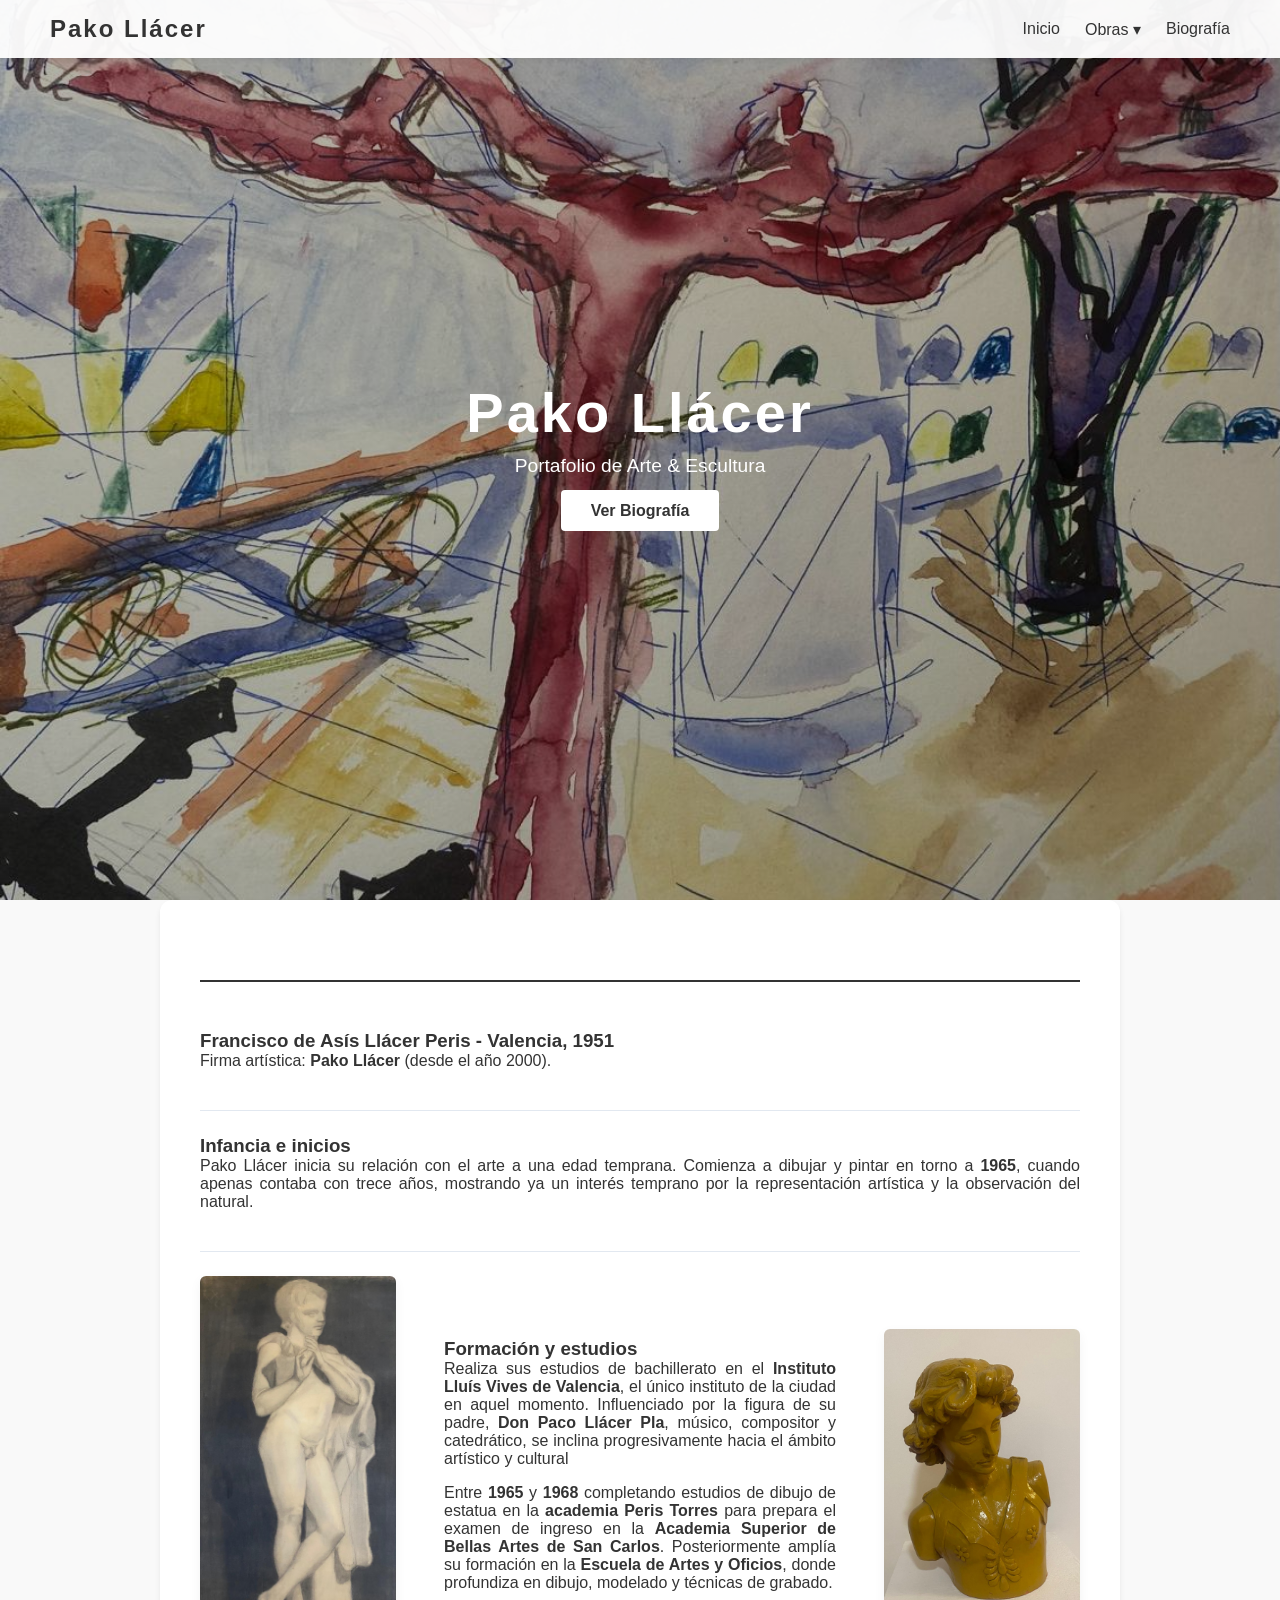
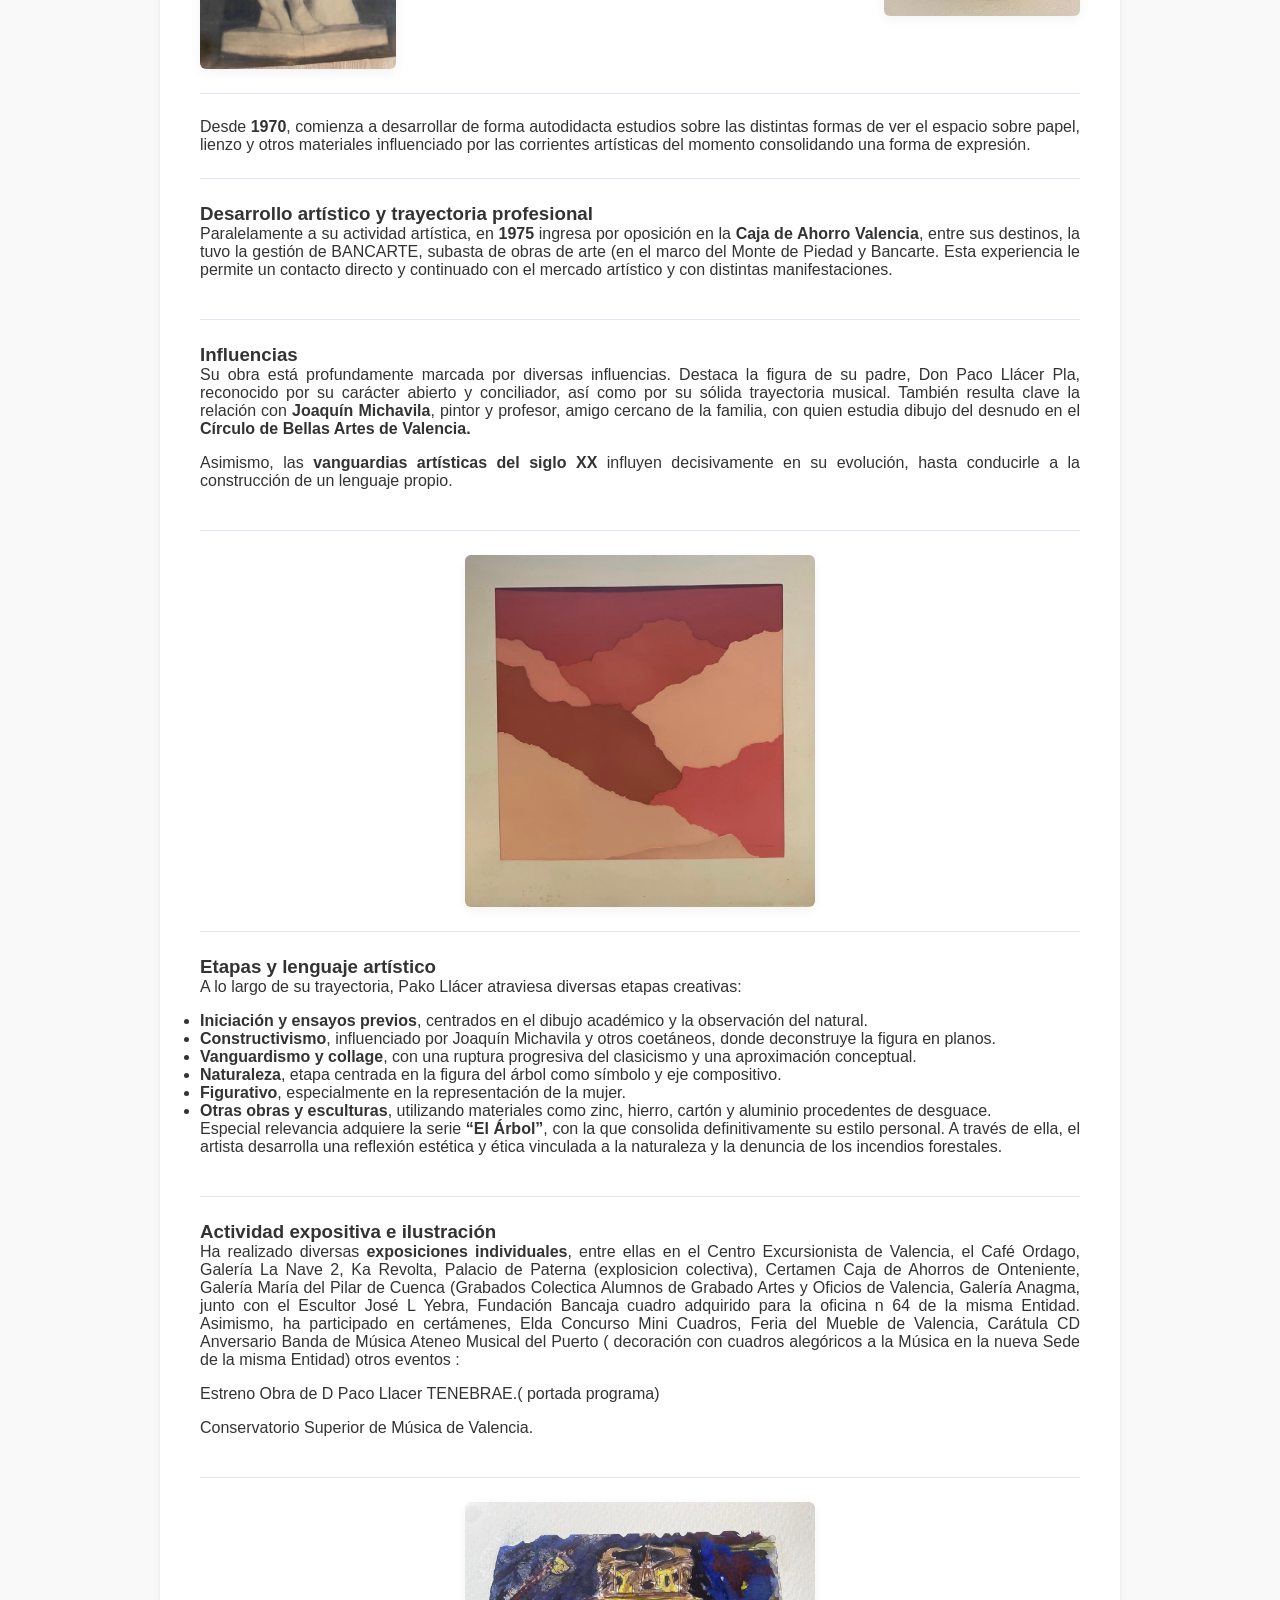
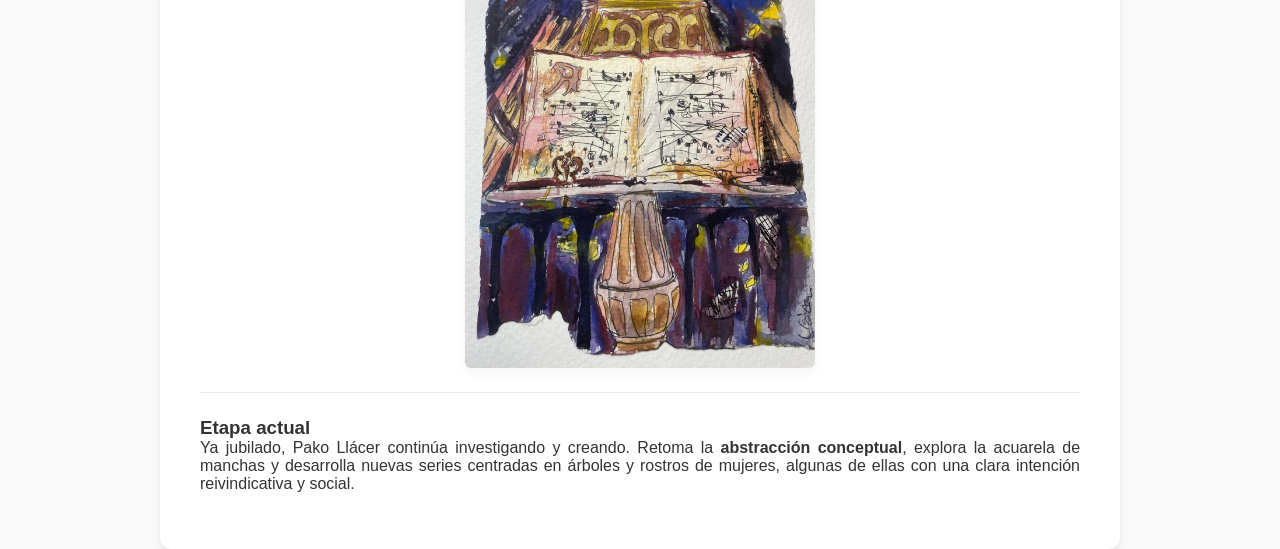
<file: index.html>
<!DOCTYPE html>
<html lang="es">
<head>
    <meta charset="UTF-8">
    <meta name="viewport" content="width=device-width, initial-scale=1.0">
    <title>Página Web de Pako Llácer - Inicio</title>
    <link rel="stylesheet" href="styles.css">
</head>
<body>

    <!-- Menú de Navegación Fijo -->
    <nav class="navbar">
        <div class="nav-logo"><a href="index.html">Pako Llácer</a></div>
        <ul class="nav-links">
            <li><a href="index.html#bio-container">Inicio</a></li>
            <li class="dropdown">
                <a href="#" class="dropbtn">Obras ▾</a>
                <ul class="dropdown-content">
                    <li><a href="inicios.html">Los inicios</a></li>
                    <li><a href="constructivismo.html">Constructivismo</a></li>
                    <li><a href="mujeres.html">Mujeres</a></li>
                    <li><a href="arbol.html">Árbol</a></li>
                    <li><a href="grabados.html">Grabados</a></li>
                    <li><a href="piezas-de-metal.html">Piezas de metal</a></li>
                    <li><a href="otras-obras.html">Otras obras</a></li>
                </ul>
            </li>
            <li><a href="index.html#bio-container">Biografía</a></li>
        </ul>
    </nav>

    <!-- Cabecera de Pantalla Completa -->
    <header id="inicio" class="hero">
        <div class="hero-content">
            <h1>Pako Llácer</h1>
            <p>Portafolio de Arte & Escultura</p>
            <a href="#bio-container" class="btn">Ver Biografía</a>
        </div>
    </header>

    <div id="bio-container" class="bio-container">
        <h1 style="border-bottom: 2px solid #333;">Sobre el autor</h1>

        <!-- Bloque 1: Imagen a la derecha (Tamaño discreto) -->
        <section class="bio-block">
            <div class="bio-text">
                <h3>Francisco de Asís Llácer Peris - Valencia, 1951</h3>
                <p>Firma artística: <b>Pako Llácer</b> (desde el año 2000).</p>
            </div>

        </section>

        <!-- Bloque 2: Imagen a la izquierda (Tamaño discreto) -->
        <section class="bio-block">
            <div class="bio-text">
                <h3>Infancia e inicios</h3>
                <p style="text-align: justify;">Pako Llácer inicia su relación con el arte a una edad temprana. Comienza
                    a dibujar y pintar en
                    torno a <b>1965</b>, cuando apenas contaba con trece años, mostrando ya un interés temprano por
                    la representación artística y la observación del natural.</p>
            </div>
        </section>

        <!-- Bloque 3: Imagen a la izquierda (Tamaño discreto) -->
        <section class="bio-block">
            <div class="bio-image-wrapper">
                <img src="media/Index/3.jpg" alt="Imagen lateral pequeña 2" class="bio-image">
            </div>
            <div class="bio-text">
                <h3>Formación y estudios</h3>
                <p>Realiza sus estudios de bachillerato en el <b>Instituto Lluís Vives de Valencia</b>, el único
                    instituto
                    de la ciudad en aquel momento. Influenciado por la figura de su padre, <b>Don Paco Llácer Pla</b>,
                    músico, compositor y catedrático, se inclina progresivamente hacia el ámbito artístico y
                    cultural</p>
                <p>Entre <b>1965</b> y <b>1968</b> completando estudios de dibujo de estatua en la <b>academia Peris
                        Torres</b> para
                    prepara el examen de ingreso en la <b>Academia Superior de Bellas Artes de San Carlos</b>.
                    Posteriormente amplía su formación en la <b>Escuela de Artes y Oficios</b>, donde profundiza en
                    dibujo,
                    modelado y técnicas de grabado.</p>
            </div>
            <div class="bio-image-wrapper">
                <img src="media/Index/4.jpg" alt="Imagen lateral pequeña 2" class="bio-image">
            </div>
        </section>

        <!-- Espacio intermedio con Imagen Centrada Compacta -->
        <div class="bio-block-center">
            <p style="text-align: justify;">Desde <b>1970</b>, comienza a desarrollar de forma autodidacta estudios
                sobre las distintas formas de
                ver el espacio sobre papel, lienzo y otros materiales influenciado por las corrientes artísticas
                del momento consolidando una forma de expresión.</p>
        </div>
        <!-- Espacio intermedio con Imagen Centrada Compacta -->
        <div class="bio-block-center">
            <div class="bio-text">
                <h3>Desarrollo artístico y trayectoria profesional</h3>
                <p>Paralelamente a su actividad artística, en <b>1975</b> ingresa por oposición en la <b>Caja de Ahorro
                        Valencia</b>, entre sus destinos, la tuvo la gestión de BANCARTE, subasta de obras de arte (en
                    el
                    marco del Monte de Piedad y Bancarte. Esta experiencia le permite un contacto directo y
                    continuado con el mercado artístico y con distintas manifestaciones.</p>
            </div>
        </div>

        <!-- Espacio intermedio con Imagen Centrada Compacta -->
        <div class="bio-block-center">
            <div class="bio-text">
                <h3>Influencias</h3>
                <p>Su obra está profundamente marcada por diversas influencias. Destaca la figura de su padre, Don
                    Paco Llácer Pla, reconocido por su carácter abierto y conciliador, así como por su sólida
                    trayectoria musical. También resulta clave la relación con <b>Joaquín Michavila</b>, pintor y
                    profesor,
                    amigo cercano de la familia, con quien estudia dibujo del desnudo en el <b>Círculo de Bellas Artes
                        de Valencia.</b></p>
                <p>Asimismo, las <b>vanguardias artísticas del siglo XX</b> influyen decisivamente en su evolución,
                    hasta
                    conducirle a la construcción de un lenguaje propio.</p>
            </div>
        </div>

        <!-- Espacio intermedio con Imagen Centrada Compacta -->
        <div class="bio-block-center">
            <img src="media/Index/1.jpg" alt="Imagen Centrada Pequeña" class="bio-image-center">
        </div>

        <div class="bio-block-center">
            <div class="bio-text">
                <h3>Etapas y lenguaje artístico</h3>
                <p>A lo largo de su trayectoria, Pako Llácer atraviesa diversas etapas creativas:</p>
                <ul>
                    <li><b>Iniciación y ensayos previos</b>, centrados en el dibujo académico y la observación del
                        natural.</li>
                    <li><b>Constructivismo</b>, influenciado por Joaquín Michavila y otros coetáneos, donde deconstruye
                        la
                        figura en planos.</li>
                    <li><b>Vanguardismo y collage</b>, con una ruptura progresiva del clasicismo y una aproximación
                        conceptual.
                    </li>
                    <li><b>Naturaleza</b>, etapa centrada en la figura del árbol como símbolo y eje compositivo.</li>
                    <li><b>Figurativo</b>, especialmente en la representación de la mujer.</li>
                    <li><b>Otras obras y esculturas</b>, utilizando materiales como zinc, hierro, cartón y aluminio
                        procedentes
                        de desguace.</li>
                </ul>
                <p>Especial relevancia adquiere la serie <b>“El Árbol”</b>, con la que consolida definitivamente su
                    estilo
                    personal. A través de ella, el artista desarrolla una reflexión estética y ética vinculada a la
                    naturaleza y
                    la denuncia de los incendios forestales.</p>
            </div>
        </div>

        <div class="bio-block-center">
            <div class="bio-text">
                <h3>Actividad expositiva e ilustración</h3>
                <p>Ha realizado diversas <b>exposiciones individuales</b>, entre ellas en el Centro Excursionista de
                    Valencia,
                    el Café Ordago, Galería La Nave 2, Ka Revolta, Palacio de Paterna (explosicion colectiva), Certamen
                    Caja de
                    Ahorros de Onteniente, Galería María del Pilar de Cuenca (Grabados Colectica Alumnos de Grabado
                    Artes y
                    Oficios de Valencia, Galería Anagma, junto con el Escultor José L Yebra, Fundación Bancaja cuadro
                    adquirido
                    para la oficina n 64 de la misma Entidad. Asimismo, ha participado en certámenes, Elda Concurso Mini
                    Cuadros, Feria del Mueble de Valencia, Carátula CD Anversario Banda de Música Ateneo Musical del
                    Puerto (
                    decoración con cuadros alegóricos a la Música en la nueva Sede de la misma Entidad) otros eventos :
                </p>
                <p>Estreno Obra de D Paco Llacer TENEBRAE.( portada programa)</p>
                <p>Conservatorio Superior de Música de Valencia.</p>
            </div>
        </div>

        <!-- Espacio intermedio con Imagen Centrada Compacta -->
        <div class="bio-block-center">
            <img src="media/Index/10.jpg" alt="Imagen Centrada Pequeña" class="bio-image-center">
        </div>

        <div class="bio-block-center">
            <div class="bio-text">
                <h3>Etapa actual</h3>
                <p>Ya jubilado, Pako Llácer continúa investigando y creando. Retoma la <b>abstracción conceptual</b>,
                    explora
                    la acuarela de manchas y desarrolla nuevas series centradas en árboles y rostros de mujeres, algunas
                    de
                    ellas con una clara intención reivindicativa y social.</p>
            </div>
        </div>



    </div>


</body>
</html>
</file>
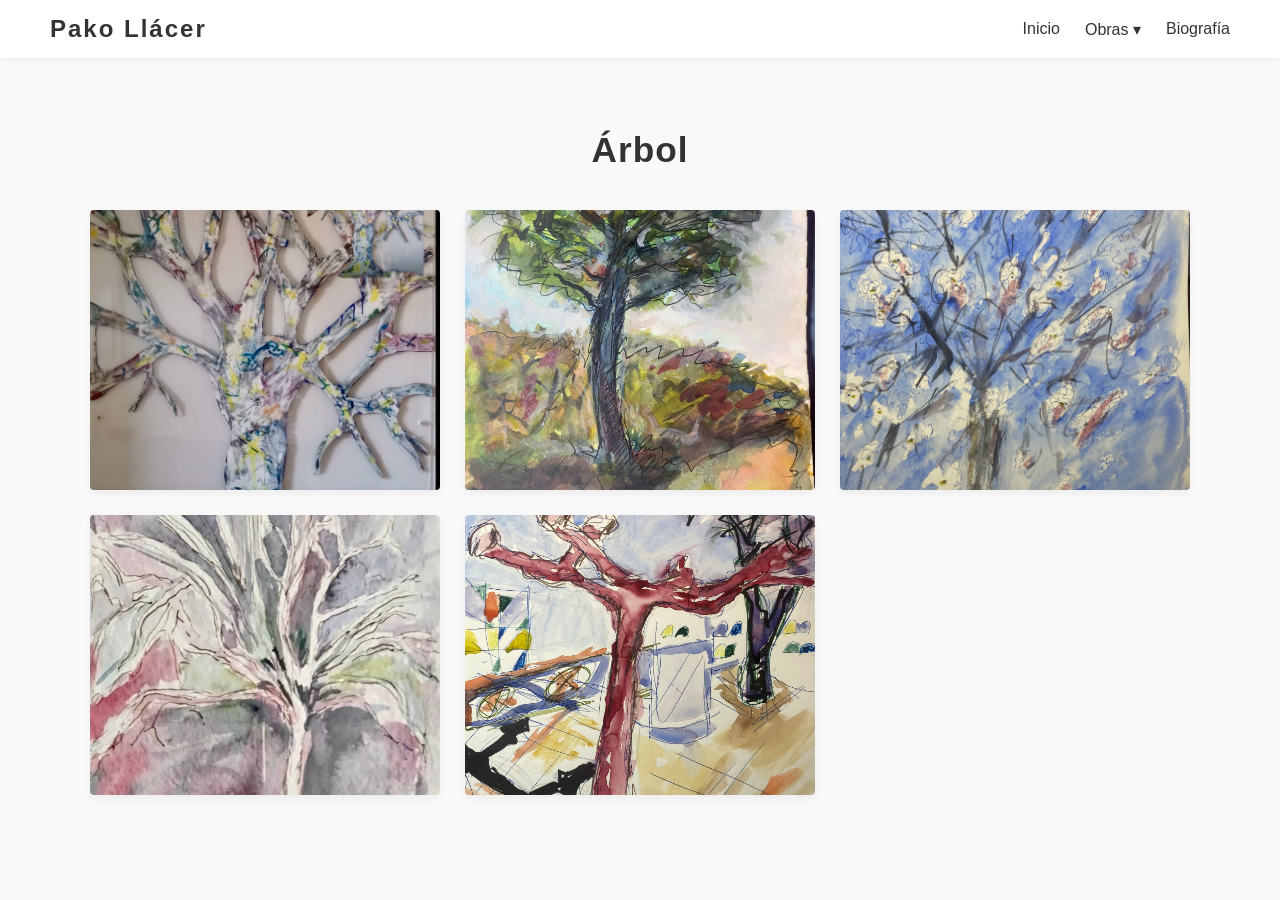
<file: arbol.html>
<!DOCTYPE html>
<html lang="es">
<head>
    <meta charset="UTF-8">
    <meta name="viewport" content="width=device-width, initial-scale=1.0">
    <title>Obras - Árbol</title>
    <link rel="stylesheet" href="styles.css">
</head>
<body>

    <!-- Menú de Navegación Fijo (Se mantiene idéntico en todas las páginas) -->
    <nav class="navbar">
        <div class="nav-logo"><a href="index.html">Pako Llácer</a></div>
        <ul class="nav-links">
            <li><a href="index.html#inicio">Inicio</a></li>
            <li class="dropdown">
                <a href="#" class="dropbtn">Obras ▾</a>
                <ul class="dropdown-content">
                    <li><a href="inicios.html">Los inicios</a></li>
                    <li><a href="constructivismo.html">Constructivismo</a></li>
                    <li><a href="mujeres.html">Mujeres</a></li>
                    <li><a href="arbol.html">Árbol</a></li>
                    <li><a href="grabados.html">Grabados</a></li>
                    <li><a href="piezas-de-metal.html">Piezas de metal</a></li>
                    <li><a href="otras-obras.html">Otras obras</a></li>
                </ul>
            </li>
            <li><a href="index.html#bio-container">Biografía</a></li>
        </ul>
    </nav>

    <!-- Sección de Galería de Fotos -->
    <section class="galeria-container">
        <!-- Modifica este título en cada archivo correspondiente -->
        <h2>Árbol</h2> 
        
        <div class="grid-galeria">
            <!-- Reemplaza el 'src' por tus fotos locales cuando las tengas -->
            <img src="media/3. Árbol/1.jpg" alt="Obra 1" onclick="abrirModal(this.src)">
            <img src="media/3. Árbol/2.jpg" alt="Obra 2" onclick="abrirModal(this.src)">
            <img src="media/3. Árbol/3.jpg" alt="Obra 3" onclick="abrirModal(this.src)">
            <img src="media/3. Árbol/4.jpg" alt="Obra 4" onclick="abrirModal(this.src)">
            <img src="media/3. Árbol/5.jpg" alt="Obra 5" onclick="abrirModal(this.src)">
        </div>
    </section>

    <!-- Ventana Modal para Agrandar Fotos con Flechas -->
    <div id="modal-visor" class="modal">
        <span class="cerrar" onclick="cerrarModal()">&times;</span>
        
        <!-- Flechas de navegación -->
        <span class="flecha izquierda" onclick="cambiarFoto(-1)">&#10094;</span>
        <span class="flecha derecha" onclick="cambiarFoto(1)">&#10095;</span>
        
        <!-- El contenedor cierra el modal si haces click fuera de la foto -->
        <div class="modal-bg" onclick="cerrarModal()"></div>
        <img class="modal-contenido" id="imagen-ampliada">
    </div>

    <script src="script.js"></script>
</body>
</html>
</file>
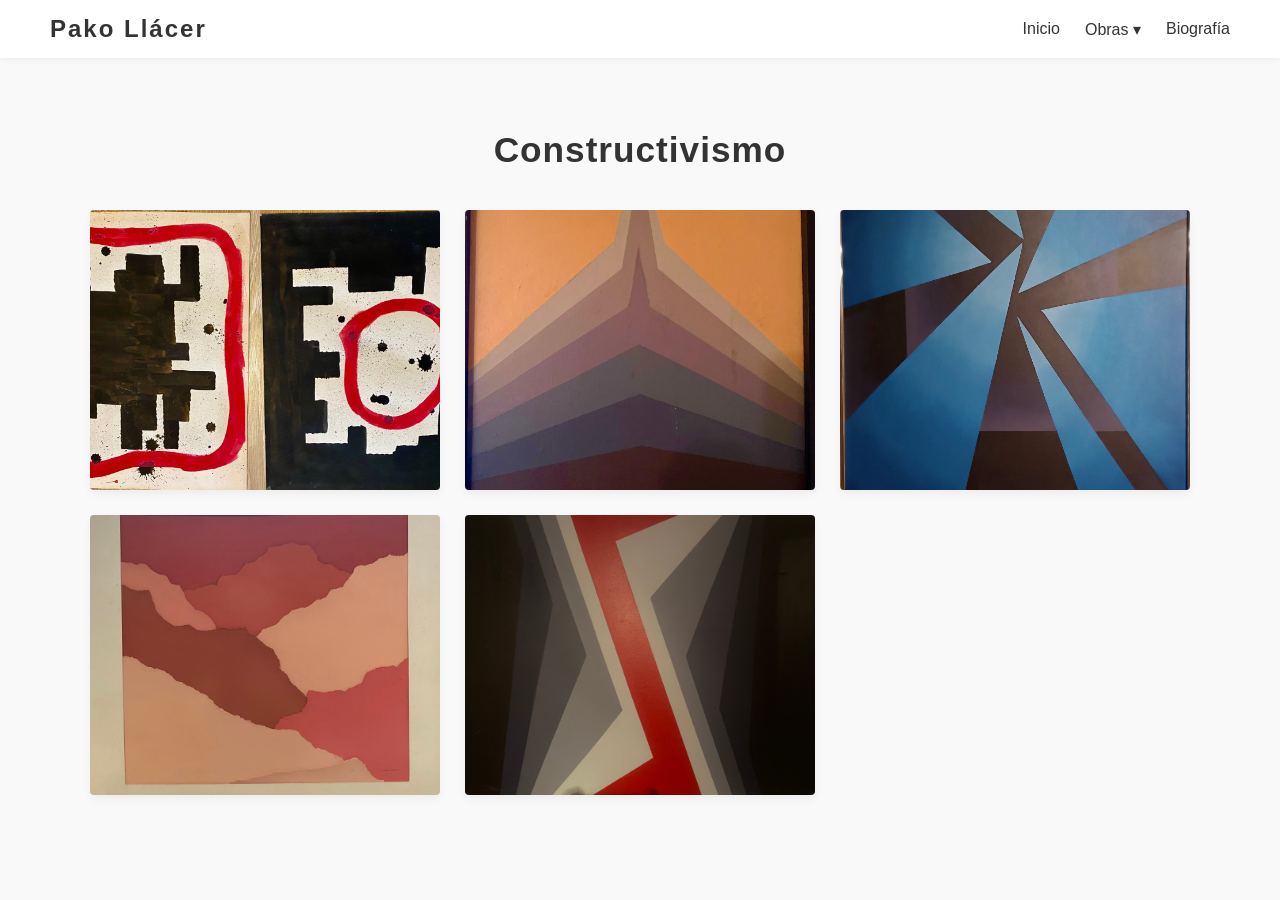
<file: constructivismo.html>
<!DOCTYPE html>
<html lang="es">
<head>
    <meta charset="UTF-8">
    <meta name="viewport" content="width=device-width, initial-scale=1.0">
    <title>Obras - Constructivismo</title>
    <link rel="stylesheet" href="styles.css">
</head>
<body>

    <!-- Menú de Navegación Fijo (Se mantiene idéntico en todas las páginas) -->
    <nav class="navbar">
        <div class="nav-logo"><a href="index.html">Pako Llácer</a></div>
        <ul class="nav-links">
            <li><a href="index.html#inicio">Inicio</a></li>
            <li class="dropdown">
                <a href="#" class="dropbtn">Obras ▾</a>
                <ul class="dropdown-content">
                    <li><a href="inicios.html">Los inicios</a></li>
                    <li><a href="constructivismo.html">Constructivismo</a></li>
                    <li><a href="mujeres.html">Mujeres</a></li>
                    <li><a href="arbol.html">Árbol</a></li>
                    <li><a href="grabados.html">Grabados</a></li>
                    <li><a href="piezas-de-metal.html">Piezas de metal</a></li>
                    <li><a href="otras-obras.html">Otras obras</a></li>
                </ul>
            </li>
            <li><a href="index.html#bio-container">Biografía</a></li>
        </ul>
    </nav>

    <!-- Sección de Galería de Fotos -->
    <section class="galeria-container">
        <!-- Modifica este título en cada archivo correspondiente -->
        <h2>Constructivismo</h2> 
        
        <div class="grid-galeria">
            <!-- Reemplaza el 'src' por tus fotos locales cuando las tengas -->
            <img src="media/1. Constructivismo/1.jpg" alt="Obra 1" onclick="abrirModal(this.src)">
            <img src="media/1. Constructivismo/2.jpg" alt="Obra 2" onclick="abrirModal(this.src)">
            <img src="media/1. Constructivismo/3.jpg" alt="Obra 3" onclick="abrirModal(this.src)">
            <img src="media/1. Constructivismo/4.jpg" alt="Obra 4" onclick="abrirModal(this.src)">
            <img src="media/1. Constructivismo/5.jpg" alt="Obra 5" onclick="abrirModal(this.src)">
        </div>
    </section>

    <!-- Ventana Modal para Agrandar Fotos con Flechas -->
    <div id="modal-visor" class="modal">
        <span class="cerrar" onclick="cerrarModal()">&times;</span>
        
        <!-- Flechas de navegación -->
        <span class="flecha izquierda" onclick="cambiarFoto(-1)">&#10094;</span>
        <span class="flecha derecha" onclick="cambiarFoto(1)">&#10095;</span>
        
        <!-- El contenedor cierra el modal si haces click fuera de la foto -->
        <div class="modal-bg" onclick="cerrarModal()"></div>
        <img class="modal-contenido" id="imagen-ampliada">
    </div>

    <script src="script.js"></script>
</body>
</html>
</file>
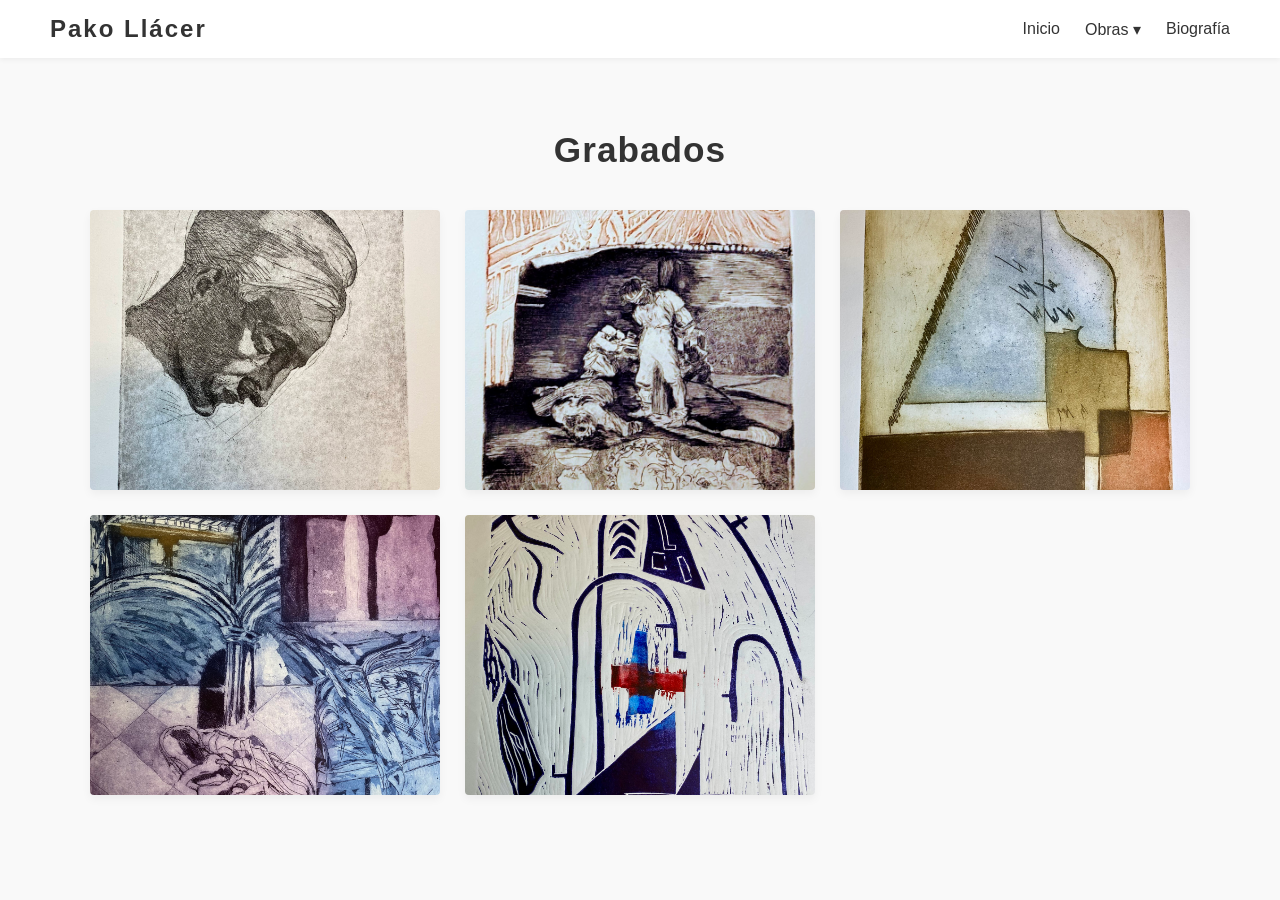
<file: grabados.html>
<!DOCTYPE html>
<html lang="es">
<head>
    <meta charset="UTF-8">
    <meta name="viewport" content="width=device-width, initial-scale=1.0">
    <title>Obras - Grabados</title>
    <link rel="stylesheet" href="styles.css">
</head>
<body>

    <!-- Menú de Navegación Fijo (Se mantiene idéntico en todas las páginas) -->
    <nav class="navbar">
        <div class="nav-logo"><a href="index.html">Pako Llácer</a></div>
        <ul class="nav-links">
            <li><a href="index.html#inicio">Inicio</a></li>
            <li class="dropdown">
                <a href="#" class="dropbtn">Obras ▾</a>
                <ul class="dropdown-content">
                    <li><a href="inicios.html">Los inicios</a></li>
                    <li><a href="constructivismo.html">Constructivismo</a></li>
                    <li><a href="mujeres.html">Mujeres</a></li>
                    <li><a href="arbol.html">Árbol</a></li>
                    <li><a href="grabados.html">Grabados</a></li>
                    <li><a href="piezas-de-metal.html">Piezas de metal</a></li>
                    <li><a href="otras-obras.html">Otras obras</a></li>
                </ul>
            </li>
            <li><a href="index.html#bio-container">Biografía</a></li>
        </ul>
    </nav>

    <!-- Sección de Galería de Fotos -->
    <section class="galeria-container">
        <!-- Modifica este título en cada archivo correspondiente -->
        <h2>Grabados</h2> 
        
        <div class="grid-galeria">
            <!-- Reemplaza el 'src' por tus fotos locales cuando las tengas -->
            <img src="media/4. Grabados/1.jpg" alt="Obra 1" onclick="abrirModal(this.src)">
            <img src="media/4. Grabados/2.JPG" alt="Obra 2" onclick="abrirModal(this.src)">
            <img src="media/4. Grabados/3.jpg" alt="Obra 3" onclick="abrirModal(this.src)">
            <img src="media/4. Grabados/4.jpg" alt="Obra 4" onclick="abrirModal(this.src)">
            <img src="media/4. Grabados/5.jpg" alt="Obra 5" onclick="abrirModal(this.src)">
        </div>
    </section>

    <!-- Ventana Modal para Agrandar Fotos con Flechas -->
    <div id="modal-visor" class="modal">
        <span class="cerrar" onclick="cerrarModal()">&times;</span>
        
        <!-- Flechas de navegación -->
        <span class="flecha izquierda" onclick="cambiarFoto(-1)">&#10094;</span>
        <span class="flecha derecha" onclick="cambiarFoto(1)">&#10095;</span>
        
        <!-- El contenedor cierra el modal si haces click fuera de la foto -->
        <div class="modal-bg" onclick="cerrarModal()"></div>
        <img class="modal-contenido" id="imagen-ampliada">
    </div>

    <script src="script.js"></script>
</body>
</html>
</file>
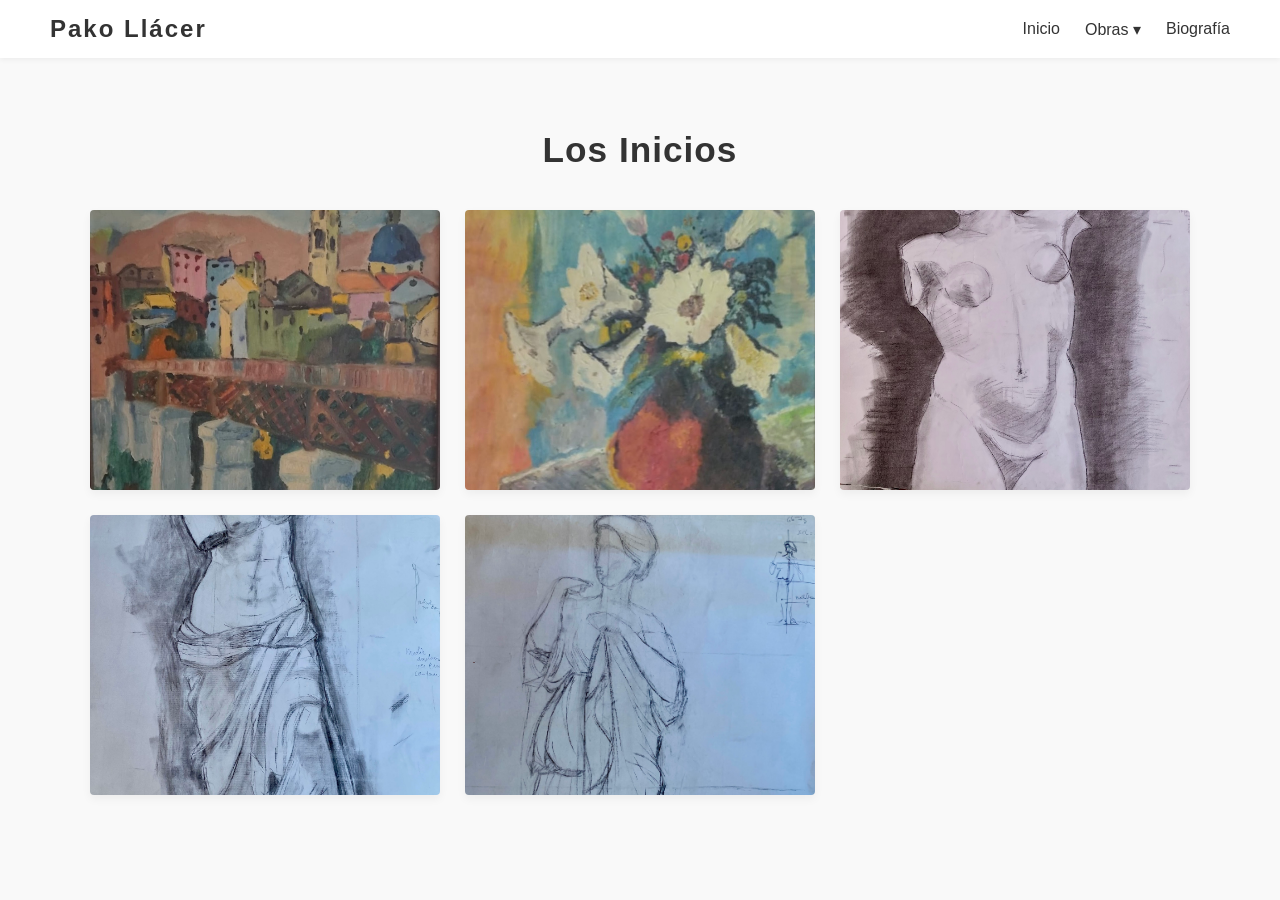
<file: inicios.html>
<!DOCTYPE html>
<html lang="es">
<head>
    <meta charset="UTF-8">
    <meta name="viewport" content="width=device-width, initial-scale=1.0">
    <title>Obras - Los Inicios</title>
    <link rel="stylesheet" href="styles.css">
</head>
<body>

    <!-- Menú de Navegación Fijo (Se mantiene idéntico en todas las páginas) -->
    <nav class="navbar">
        <div class="nav-logo"><a href="index.html">Pako Llácer</a></div>
        <ul class="nav-links">
            <li><a href="index.html#inicio">Inicio</a></li>
            <li class="dropdown">
                <a href="#" class="dropbtn">Obras ▾</a>
                <ul class="dropdown-content">
                    <li><a href="inicios.html">Los inicios</a></li>
                    <li><a href="constructivismo.html">Constructivismo</a></li>
                    <li><a href="mujeres.html">Mujeres</a></li>
                    <li><a href="arbol.html">Árbol</a></li>
                    <li><a href="grabados.html">Grabados</a></li>
                    <li><a href="piezas-de-metal.html">Piezas de metal</a></li>
                    <li><a href="otras-obras.html">Otras obras</a></li>
                </ul>
            </li>
            <li><a href="index.html#bio-container">Biografía</a></li>
        </ul>
    </nav>

    <!-- Sección de Galería de Fotos -->
    <section class="galeria-container">
        <!-- Modifica este título en cada archivo correspondiente -->
        <h2>Los Inicios</h2> 
        
        <div class="grid-galeria">
            <!-- Reemplaza el 'src' por tus fotos locales cuando las tengas -->
            <img src="media/0. Los inicios/1.jpg" alt="Obra 1" onclick="abrirModal(this.src)">
            <img src="media/0. Los inicios/2.jpg" alt="Obra 2" onclick="abrirModal(this.src)">
            <img src="media/0. Los inicios/3.jpg" alt="Obra 3" onclick="abrirModal(this.src)">
            <img src="media/0. Los inicios/4.jpg" alt="Obra 4" onclick="abrirModal(this.src)">
            <img src="media/0. Los inicios/5.jpg" alt="Obra 5" onclick="abrirModal(this.src)">
        </div>
    </section>

    <!-- Ventana Modal para Agrandar Fotos con Flechas -->
    <div id="modal-visor" class="modal">
        <span class="cerrar" onclick="cerrarModal()">&times;</span>
        
        <!-- Flechas de navegación -->
        <span class="flecha izquierda" onclick="cambiarFoto(-1)">&#10094;</span>
        <span class="flecha derecha" onclick="cambiarFoto(1)">&#10095;</span>
        
        <!-- El contenedor cierra el modal si haces click fuera de la foto -->
        <div class="modal-bg" onclick="cerrarModal()"></div>
        <img class="modal-contenido" id="imagen-ampliada">
    </div>

    <script src="script.js"></script>
</body>
</html>
</file>
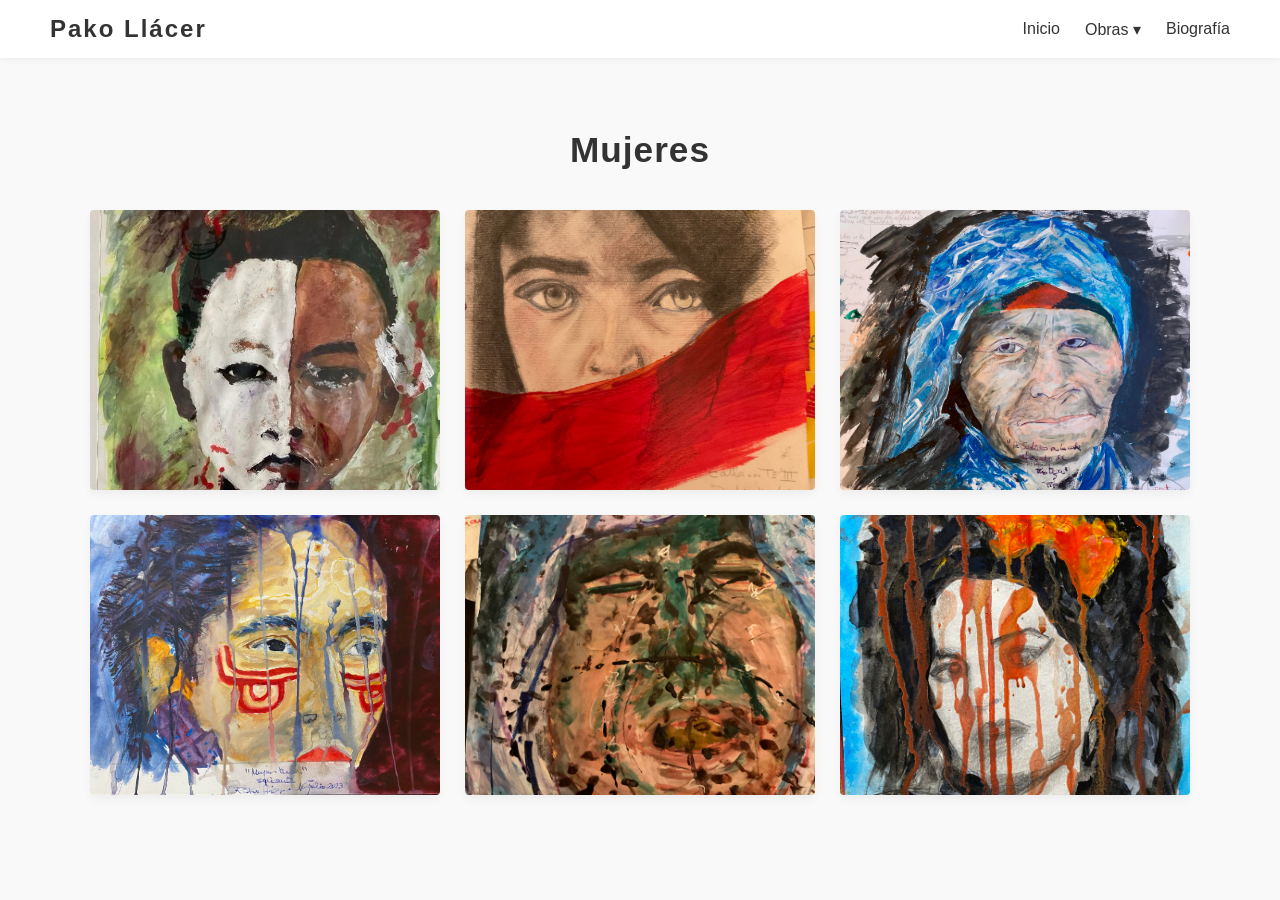
<file: mujeres.html>
<!DOCTYPE html>
<html lang="es">
<head>
    <meta charset="UTF-8">
    <meta name="viewport" content="width=device-width, initial-scale=1.0">
    <title>Obras - Mujeres</title>
    <link rel="stylesheet" href="styles.css">
</head>
<body>

    <!-- Menú de Navegación Fijo (Se mantiene idéntico en todas las páginas) -->
    <nav class="navbar">
        <div class="nav-logo"><a href="index.html">Pako Llácer</a></div>
        <ul class="nav-links">
            <li><a href="index.html#inicio">Inicio</a></li>
            <li class="dropdown">
                <a href="#" class="dropbtn">Obras ▾</a>
                <ul class="dropdown-content">
                    <li><a href="inicios.html">Los inicios</a></li>
                    <li><a href="constructivismo.html">Constructivismo</a></li>
                    <li><a href="mujeres.html">Mujeres</a></li>
                    <li><a href="arbol.html">Árbol</a></li>
                    <li><a href="grabados.html">Grabados</a></li>
                    <li><a href="piezas-de-metal.html">Piezas de metal</a></li>
                    <li><a href="otras-obras.html">Otras obras</a></li>
                </ul>
            </li>
            <li><a href="index.html#bio-container">Biografía</a></li>
        </ul>
    </nav>

    <!-- Sección de Galería de Fotos -->
    <section class="galeria-container">
        <!-- Modifica este título en cada archivo correspondiente -->
        <h2>Mujeres</h2> 
        
        <div class="grid-galeria">
            <!-- Reemplaza el 'src' por tus fotos locales cuando las tengas -->
            <img src="media/2. Mujeres/1.jpg" alt="Obra 1" onclick="abrirModal(this.src)">
            <img src="media/2. Mujeres/2.jpg" alt="Obra 2" onclick="abrirModal(this.src)">
            <img src="media/2. Mujeres/3.jpg" alt="Obra 3" onclick="abrirModal(this.src)">
            <img src="media/2. Mujeres/4.jpeg" alt="Obra 4" onclick="abrirModal(this.src)">
            <img src="media/2. Mujeres/5.jpg" alt="Obra 5" onclick="abrirModal(this.src)">
            <img src="media/2. Mujeres/6.jpg" alt="Obra 5" onclick="abrirModal(this.src)">
        </div>
    </section>

    <!-- Ventana Modal para Agrandar Fotos con Flechas -->
    <div id="modal-visor" class="modal">
        <span class="cerrar" onclick="cerrarModal()">&times;</span>
        
        <!-- Flechas de navegación -->
        <span class="flecha izquierda" onclick="cambiarFoto(-1)">&#10094;</span>
        <span class="flecha derecha" onclick="cambiarFoto(1)">&#10095;</span>
        
        <!-- El contenedor cierra el modal si haces click fuera de la foto -->
        <div class="modal-bg" onclick="cerrarModal()"></div>
        <img class="modal-contenido" id="imagen-ampliada">
    </div>

    <script src="script.js"></script>
</body>
</html>
</file>
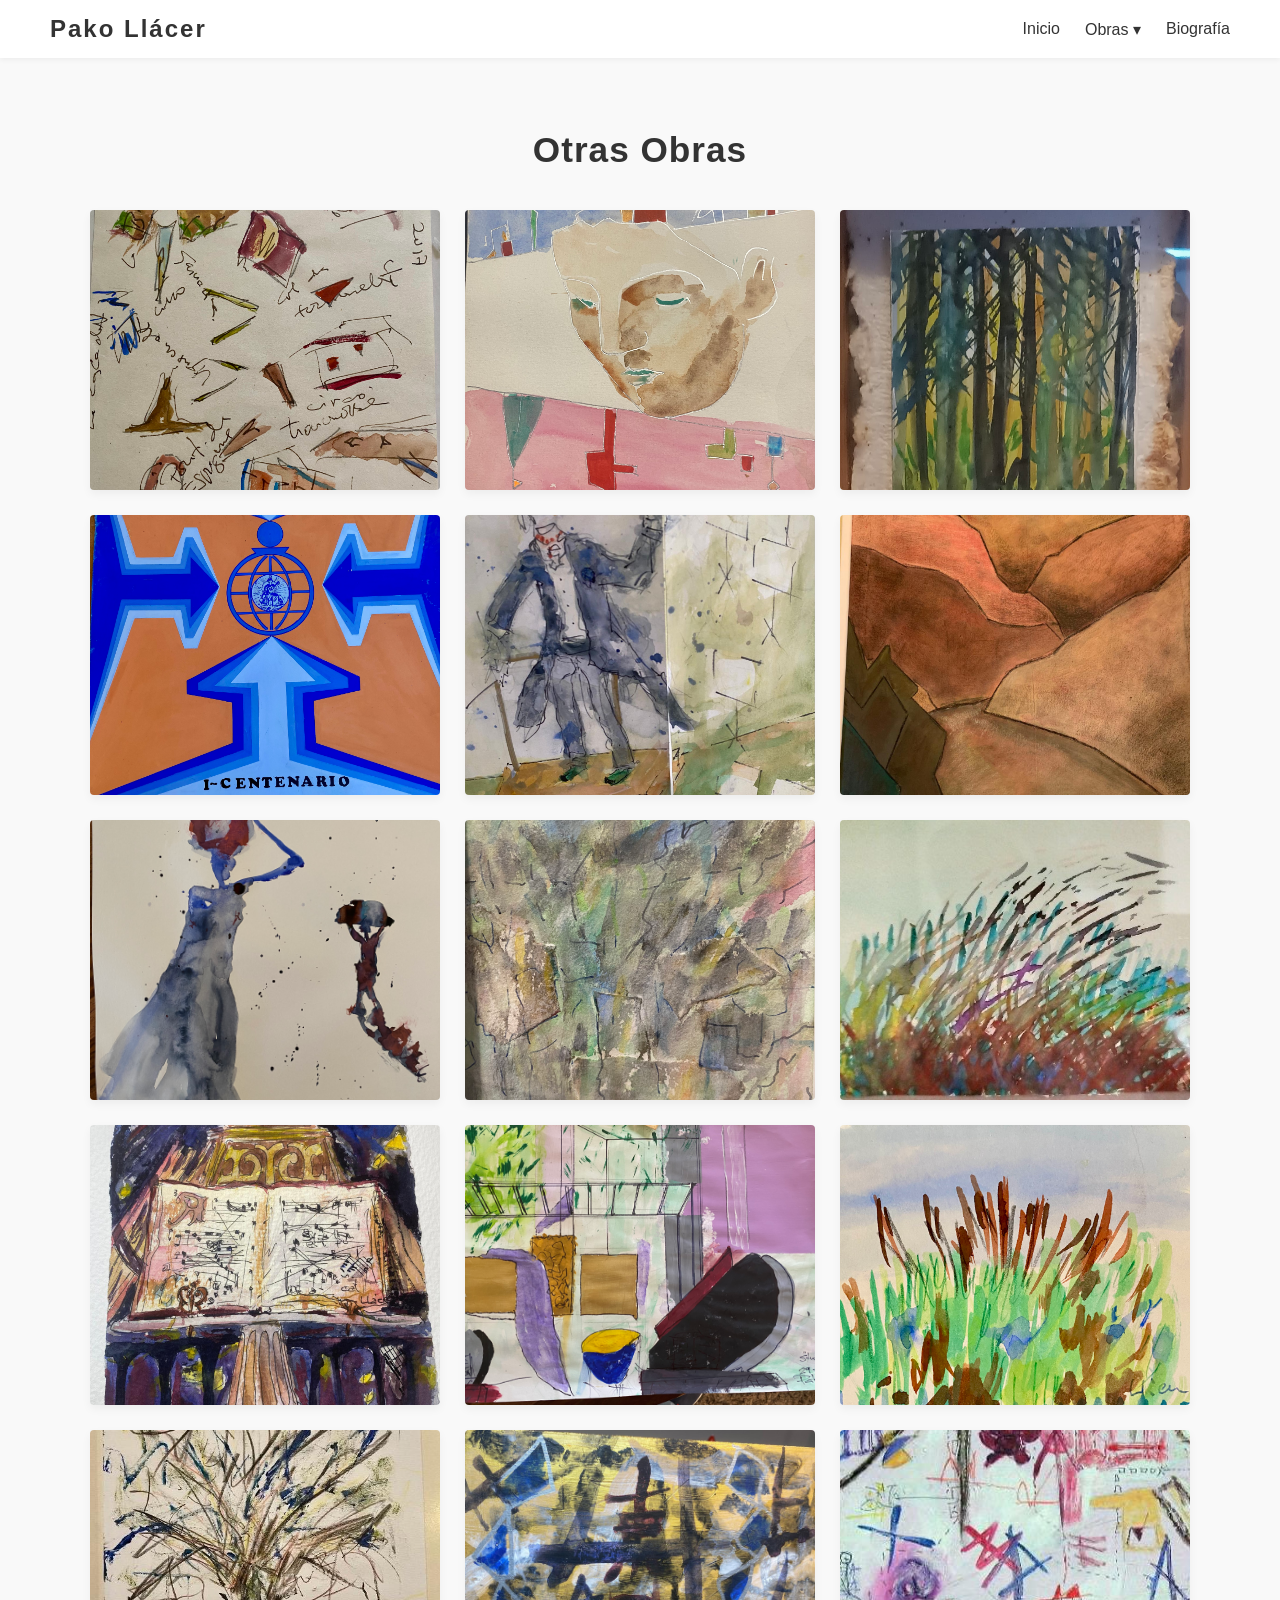
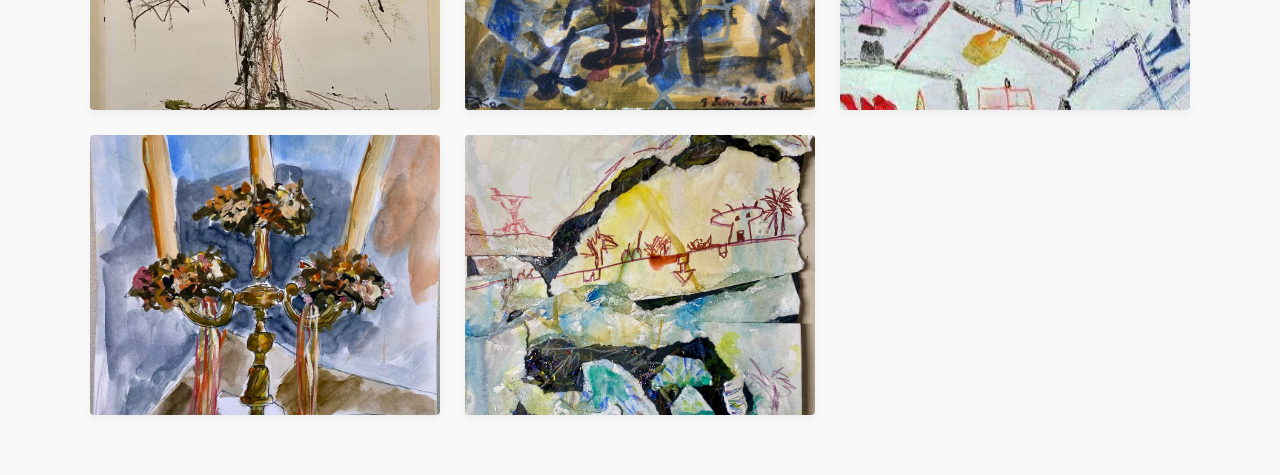
<file: otras-obras.html>
<!DOCTYPE html>
<html lang="es">
<head>
    <meta charset="UTF-8">
    <meta name="viewport" content="width=device-width, initial-scale=1.0">
    <title>Obras - Otras Obras</title>
    <link rel="stylesheet" href="styles.css">
</head>
<body>

    <!-- Menú de Navegación Fijo (Se mantiene idéntico en todas las páginas) -->
    <nav class="navbar">
        <div class="nav-logo"><a href="index.html">Pako Llácer</a></div>
        <ul class="nav-links">
            <li><a href="index.html#inicio">Inicio</a></li>
            <li class="dropdown">
                <a href="#" class="dropbtn">Obras ▾</a>
                <ul class="dropdown-content">
                    <li><a href="inicios.html">Los inicios</a></li>
                    <li><a href="constructivismo.html">Constructivismo</a></li>
                    <li><a href="mujeres.html">Mujeres</a></li>
                    <li><a href="arbol.html">Árbol</a></li>
                    <li><a href="grabados.html">Grabados</a></li>
                    <li><a href="piezas-de-metal.html">Piezas de metal</a></li>
                    <li><a href="otras-obras.html">Otras obras</a></li>
                </ul>
            </li>
            <li><a href="index.html#bio-container">Biografía</a></li>
        </ul>
    </nav>

    <!-- Sección de Galería de Fotos -->
    <section class="galeria-container">
        <!-- Modifica este título en cada archivo correspondiente -->
        <h2>Otras Obras</h2> 
        
        <div class="grid-galeria">
            <!-- Reemplaza el 'src' por tus fotos locales cuando las tengas -->
            <img src="media/6. Otras Obras/1.jpg" alt="Obra 1" onclick="abrirModal(this.src)">
            <img src="media/6. Otras Obras/2.jpg" alt="Obra 2" onclick="abrirModal(this.src)">
            <img src="media/6. Otras Obras/3.jpg" alt="Obra 3" onclick="abrirModal(this.src)">
            <img src="media/6. Otras Obras/4.jpg" alt="Obra 4" onclick="abrirModal(this.src)">
            <img src="media/6. Otras Obras/5.jpg" alt="Obra 5" onclick="abrirModal(this.src)">
            <img src="media/6. Otras Obras/6.JPG" alt="Obra 6" onclick="abrirModal(this.src)">
            <img src="media/6. Otras Obras/7.jpg" alt="Obra 7" onclick="abrirModal(this.src)">
            <img src="media/6. Otras Obras/8.jpeg" alt="Obra 8" onclick="abrirModal(this.src)">
            <img src="media/6. Otras Obras/9.jpg" alt="Obra 9" onclick="abrirModal(this.src)">
            <img src="media/6. Otras Obras/10.jpg" alt="Obra 10" onclick="abrirModal(this.src)">
            <img src="media/6. Otras Obras/11.jpg" alt="Obra 11" onclick="abrirModal(this.src)">
            <img src="media/6. Otras Obras/12.jpg" alt="Obra 12" onclick="abrirModal(this.src)">
            <img src="media/6. Otras Obras/13.jpeg" alt="Obra 13" onclick="abrirModal(this.src)">
            <img src="media/6. Otras Obras/14.jpeg" alt="Obra 14" onclick="abrirModal(this.src)">
            <img src="media/6. Otras Obras/15.jpeg" alt="Obra 15" onclick="abrirModal(this.src)">
            <img src="media/6. Otras Obras/16.jpeg" alt="Obra 16" onclick="abrirModal(this.src)">
            <img src="media/6. Otras Obras/17.jpeg" alt="Obra 17" onclick="abrirModal(this.src)">
        </div>
    </section>

    <!-- Ventana Modal para Agrandar Fotos con Flechas -->
    <div id="modal-visor" class="modal">
        <span class="cerrar" onclick="cerrarModal()">&times;</span>
        
        <!-- Flechas de navegación -->
        <span class="flecha izquierda" onclick="cambiarFoto(-1)">&#10094;</span>
        <span class="flecha derecha" onclick="cambiarFoto(1)">&#10095;</span>
        
        <!-- El contenedor cierra el modal si haces click fuera de la foto -->
        <div class="modal-bg" onclick="cerrarModal()"></div>
        <img class="modal-contenido" id="imagen-ampliada">
    </div>

    <script src="script.js"></script>
</body>
</html>
</file>
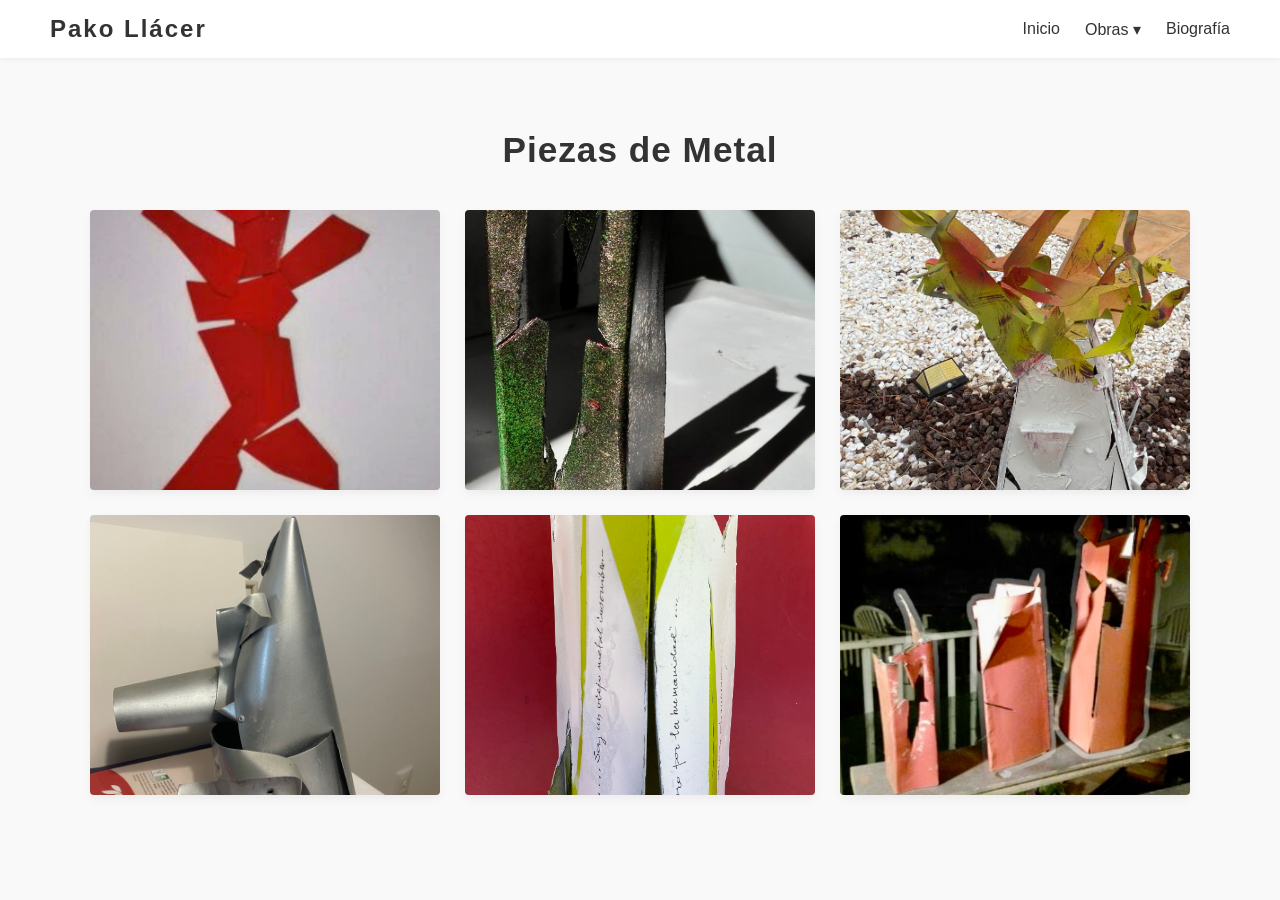
<file: piezas-de-metal.html>
<!DOCTYPE html>
<html lang="es">
<head>
    <meta charset="UTF-8">
    <meta name="viewport" content="width=device-width, initial-scale=1.0">
    <title>Obras - Piezas de Metal</title>
    <link rel="stylesheet" href="styles.css">
</head>
<body>

    <!-- Menú de Navegación Fijo (Se mantiene idéntico en todas las páginas) -->
    <nav class="navbar">
        <div class="nav-logo"><a href="index.html">Pako Llácer</a></div>
        <ul class="nav-links">
            <li><a href="index.html#inicio">Inicio</a></li>
            <li class="dropdown">
                <a href="#" class="dropbtn">Obras ▾</a>
                <ul class="dropdown-content">
                    <li><a href="inicios.html">Los inicios</a></li>
                    <li><a href="constructivismo.html">Constructivismo</a></li>
                    <li><a href="mujeres.html">Mujeres</a></li>
                    <li><a href="arbol.html">Árbol</a></li>
                    <li><a href="grabados.html">Grabados</a></li>
                    <li><a href="piezas-de-metal.html">Piezas de metal</a></li>
                    <li><a href="otras-obras.html">Otras obras</a></li>
                </ul>
            </li>
            <li><a href="index.html#bio-container">Biografía</a></li>
        </ul>
    </nav>

    <!-- Sección de Galería de Fotos -->
    <section class="galeria-container">
        <!-- Modifica este título en cada archivo correspondiente -->
        <h2>Piezas de Metal</h2> 
        
        <div class="grid-galeria">
            <!-- Reemplaza el 'src' por tus fotos locales cuando las tengas -->
            <img src="media/5. Piezas de metal/1.jpg" alt="Obra 1" onclick="abrirModal(this.src)">
            <img src="media/5. Piezas de metal/2.jpg" alt="Obra 2" onclick="abrirModal(this.src)">
            <img src="media/5. Piezas de metal/3.jpg" alt="Obra 3" onclick="abrirModal(this.src)">
            <img src="media/5. Piezas de metal/4.jpg" alt="Obra 4" onclick="abrirModal(this.src)">
            <img src="media/5. Piezas de metal/5.jpg" alt="Obra 5" onclick="abrirModal(this.src)">
            <img src="media/5. Piezas de metal/6.jpg" alt="Obra 5" onclick="abrirModal(this.src)">
        </div>
    </section>

    <!-- Ventana Modal para Agrandar Fotos con Flechas -->
    <div id="modal-visor" class="modal">
        <span class="cerrar" onclick="cerrarModal()">&times;</span>
        
        <!-- Flechas de navegación -->
        <span class="flecha izquierda" onclick="cambiarFoto(-1)">&#10094;</span>
        <span class="flecha derecha" onclick="cambiarFoto(1)">&#10095;</span>
        
        <!-- El contenedor cierra el modal si haces click fuera de la foto -->
        <div class="modal-bg" onclick="cerrarModal()"></div>
        <img class="modal-contenido" id="imagen-ampliada">
    </div>

    <script src="script.js"></script>
</body>
</html>
</file>
<file: styles.css>
/* Estilos Generales */
* {
    margin: 0;
    padding: 0;
    box-sizing: border-box;
    font-family: 'Segoe UI', Tahoma, Geneva, Verdana, sans-serif;
    scroll-behavior: smooth;
}

body {
    background-color: #f9f9f9;
    color: #333;
    padding-top: 70px; /* Evita que el menú fijo tape el contenido superior */
}

/* Ajuste específico para la página de inicio para que la cabecera quede arriba del todo */
#inicio {
    margin-top: -70px;
}

/* Menú de Navegación */
.navbar {
    position: fixed;
    top: 0;
    width: 100%;
    background-color: rgba(255, 255, 255, 0.95);
    display: flex;
    justify-content: space-between;
    align-items: center;
    padding: 15px 50px;
    z-index: 1000;
    box-shadow: 0 2px 5px rgba(0,0,0,0.05);
}

.nav-logo a {
    font-size: 1.5rem;
    font-weight: bold;
    letter-spacing: 2px;
    text-decoration: none;
    color: #333;
}

.nav-links {
    list-style: none;
    display: flex;
    align-items: center;
}

.nav-links li {
    position: relative;
    margin-left: 25px;
}

.nav-links a {
    text-decoration: none;
    color: #333;
    font-weight: 500;
    transition: color 0.3s;
}

.nav-links a:hover {
    color: #888;
}

/* Menú Desplegable (Dropdown) */
.dropdown-content {
    display: none;
    position: absolute;
    top: 100%;
    left: 0;
    background-color: #fff;
    min-width: 180px;
    box-shadow: 0px 8px 16px rgba(0,0,0,0.1);
    list-style: none;
    padding: 10px 0;
    border-radius: 4px;
}

.dropdown-content li {
    margin: 0;
}

.dropdown-content a {
    padding: 10px 20px;
    display: block;
    font-size: 0.95rem;
}

.dropdown-content a:hover {
    background-color: #f5f5f5;
    color: #000;
}

.dropdown:hover .dropdown-content {
    display: block;
}

/* Cabecera Pantalla Completa (Hero) */
.hero {
    height: 100vh;
    background: linear-gradient(rgba(0,0,0,0.3), rgba(0,0,0,0.3)), url('media/Index/2.jpg') no-repeat center center/cover;
    display: flex;
    justify-content: center;
    align-items: center;
    text-align: center;
    color: #fff;
}

.hero-content h1 {
    font-size: 3.5rem;
    margin-bottom: 10px;
    letter-spacing: 3px;
}

.hero-content p {
    font-size: 1.2rem;
    margin-bottom: 25px;
}

.btn {
    padding: 12px 30px;
    background-color: #fff;
    color: #333;
    text-decoration: none;
    font-weight: bold;
    border-radius: 4px;
    transition: background 0.3s;
}

.btn:hover {
    background-color: #eee;
}

/* Sección Galería */
.galeria-container {
    padding: 60px 50px;
    text-align: center;
    max-width: 1200px;
    margin: 0 auto;
}

.galeria-container h2 {
    margin-bottom: 40px;
    font-size: 2.2rem;
    letter-spacing: 1px;
}

.grid-galeria {
    display: grid;
    grid-template-columns: repeat(auto-fill, minmax(280px, 1fr));
    gap: 25px;
}

.grid-galeria img {
    width: 100%;
    height: 280px;
    object-fit: cover;
    cursor: pointer;
    transition: transform 0.3s ease, box-shadow 0.3s ease;
    border-radius: 4px;
    box-shadow: 0 4px 10px rgba(0,0,0,0.05);
}

.grid-galeria img:hover {
    transform: scale(1.02);
    box-shadow: 0 8px 20px rgba(0,0,0,0.15);
}

/* Sección Biografía */
.biografia-seccion {
    padding: 100px 50px;
    background-color: #fff;
    text-align: center;
}

.biografia-seccion h2 {
    font-size: 2.2rem;
    margin-bottom: 40px;
}

.biografia-contenido {
    max-width: 750px;
    margin: 0 auto;
    line-height: 1.9;
    font-size: 1.1rem;
    color: #444;
}

.biografia-contenido p {
    margin-bottom: 25px;
}

/* Modal / Visor de imágenes */
.modal {
    display: none;
    position: fixed;
    z-index: 2000;
    padding-top: 40px;
    left: 0;
    top: 0;
    width: 100%;
    height: 100%;
    background-color: rgba(0, 0, 0, 0.92);
}

.modal-contenido {
    margin: auto;
    display: block;
    max-width: 85%;
    max-height: 85vh;
    object-fit: contain;
    animation: zoom 0.25s ease-out;
}

@keyframes zoom {
    from {transform: scale(0.95); opacity: 0;}
    to {transform: scale(1); opacity: 1;}
}

.cerrar {
    position: absolute;
    top: 20px;
    right: 35px;
    color: #bbb;
    font-size: 40px;
    font-weight: bold;
    cursor: pointer;
    transition: color 0.2s;
}

.cerrar:hover {
    color: #fff;
}

/* Nuevos estilos para las flechas del Modal */
.modal-bg {
    position: absolute;
    top: 0;
    left: 0;
    width: 100%;
    height: 100%;
    z-index: -1;
}

.flecha {
    position: absolute;
    top: 50%;
    transform: translateY(-50%);
    color: #bbb;
    font-size: 50px;
    font-weight: bold;
    padding: 15px;
    cursor: pointer;
    user-select: none;
    transition: color 0.2s, transform 0.2s;
    z-index: 2100;
}

.flecha:hover {
    color: #fff;
}

.izquierda {
    left: 40px;
}

.izquierda:hover {
    transform: translateY(-50%) scale(1.1);
}

.derecha {
    right: 40px;
}

.derecha:hover {
    transform: translateY(-50%) scale(1.1);
}

/* Ocultar flechas en pantallas muy pequeñas para no pisar la imagen */
@media (max-width: 600px) {
    .flecha {
        font-size: 35px;
        padding: 5px;
    }
    .izquierda { left: 10px; }
    .derecha { right: 10px; }
}



 .bio-container {
     max-width: 75%;
     margin: 0 auto;
     background: #ffffff;
     padding: 2.5rem;
     border-radius: 12px;
     box-shadow: 0 4px 6px -1px rgba(0, 0, 0, 0.1);
 }

 h1 {
     color: white;
     margin-bottom: 3rem;
     text-align: center;
     font-size: 2.2rem;
 }

 /* --- BLOQUES LATERALES --- */
 .bio-block {
     display: flex;
     align-items: center;
     gap: 3rem;
     /* Espaciado amplio entre el bloque y la imagen pequeña */
     border-bottom: 1px solid #e2e8f0;
     padding-bottom: 1.5rem;
     margin-bottom: 1.5rem;
 }

 .bio-block:nth-of-type(even) {
     flex-direction: row-reverse;
 }

 .bio-text {
     flex: 2;
     /* El texto ocupa el doble de espacio que la imagen */
     text-align: justify;
 }

 .bio-text p {
     margin-bottom: 1rem;
     text-align: justify;
 }

 .bio-image-wrapper {
     flex: 1;
     /* Columna más estrecha para la foto */
     display: flex;
     justify-content: center;
 }

 .bio-image {
     width: 100%;
     max-width: 280px;
     /* TAMAÑO REDUCIDO (Antes 400px) */
     height: auto;
     border-radius: 6px;
     object-fit: cover;
     box-shadow: 0 4px 12px rgba(0, 0, 0, 0.05);
 }

 /* --- BLOQUE CENTRAL REDUCIDO --- */
 .bio-block-center {
     display: flex;
     justify-content: center;
     align-items: center;
     border-bottom: 1px solid #e2e8f0;
     padding-bottom: 1.5rem;
     margin-bottom: 1.5rem;
 }

 .bio-image-center {
     width: 40%;
     /* TAMAÑO REDUCIDO (Antes 60% del espacio) */
     max-width: 350px;
     /* Límite estricto para pantallas grandes */
     height: auto;
     border-radius: 6px;
     box-shadow: 0 4px 12px rgba(0, 0, 0, 0.05);
 }

 /* Eliminar borde final */
 .bio-container> :last-child {
     border-bottom: none;
     margin-bottom: 0;
     padding-bottom: 0;
 }

 /* --- Diseño Responsive (Móviles) --- */
 @media (max-width: 768px) {

     .bio-block,
     .bio-block:nth-of-type(even) {
         flex-direction: column;
         gap: 1.2rem;
         padding-bottom: 1rem;
         margin-bottom: 1rem;
     }

     .bio-image-wrapper {
         /*order: -1; */
         width: 100%;
     }

     .bio-image {
         max-width: 240px;
         /* Ligeramente más pequeña en móviles */
     }

     .bio-block-center {
         padding-bottom: 1rem;
         margin-bottom: 1rem;
     }

     .bio-image-center {
         width: 60%;
         /* En móviles no se achica tanto para mantener legibilidad visual */
         max-width: 280px;
     }
 }
</file>
